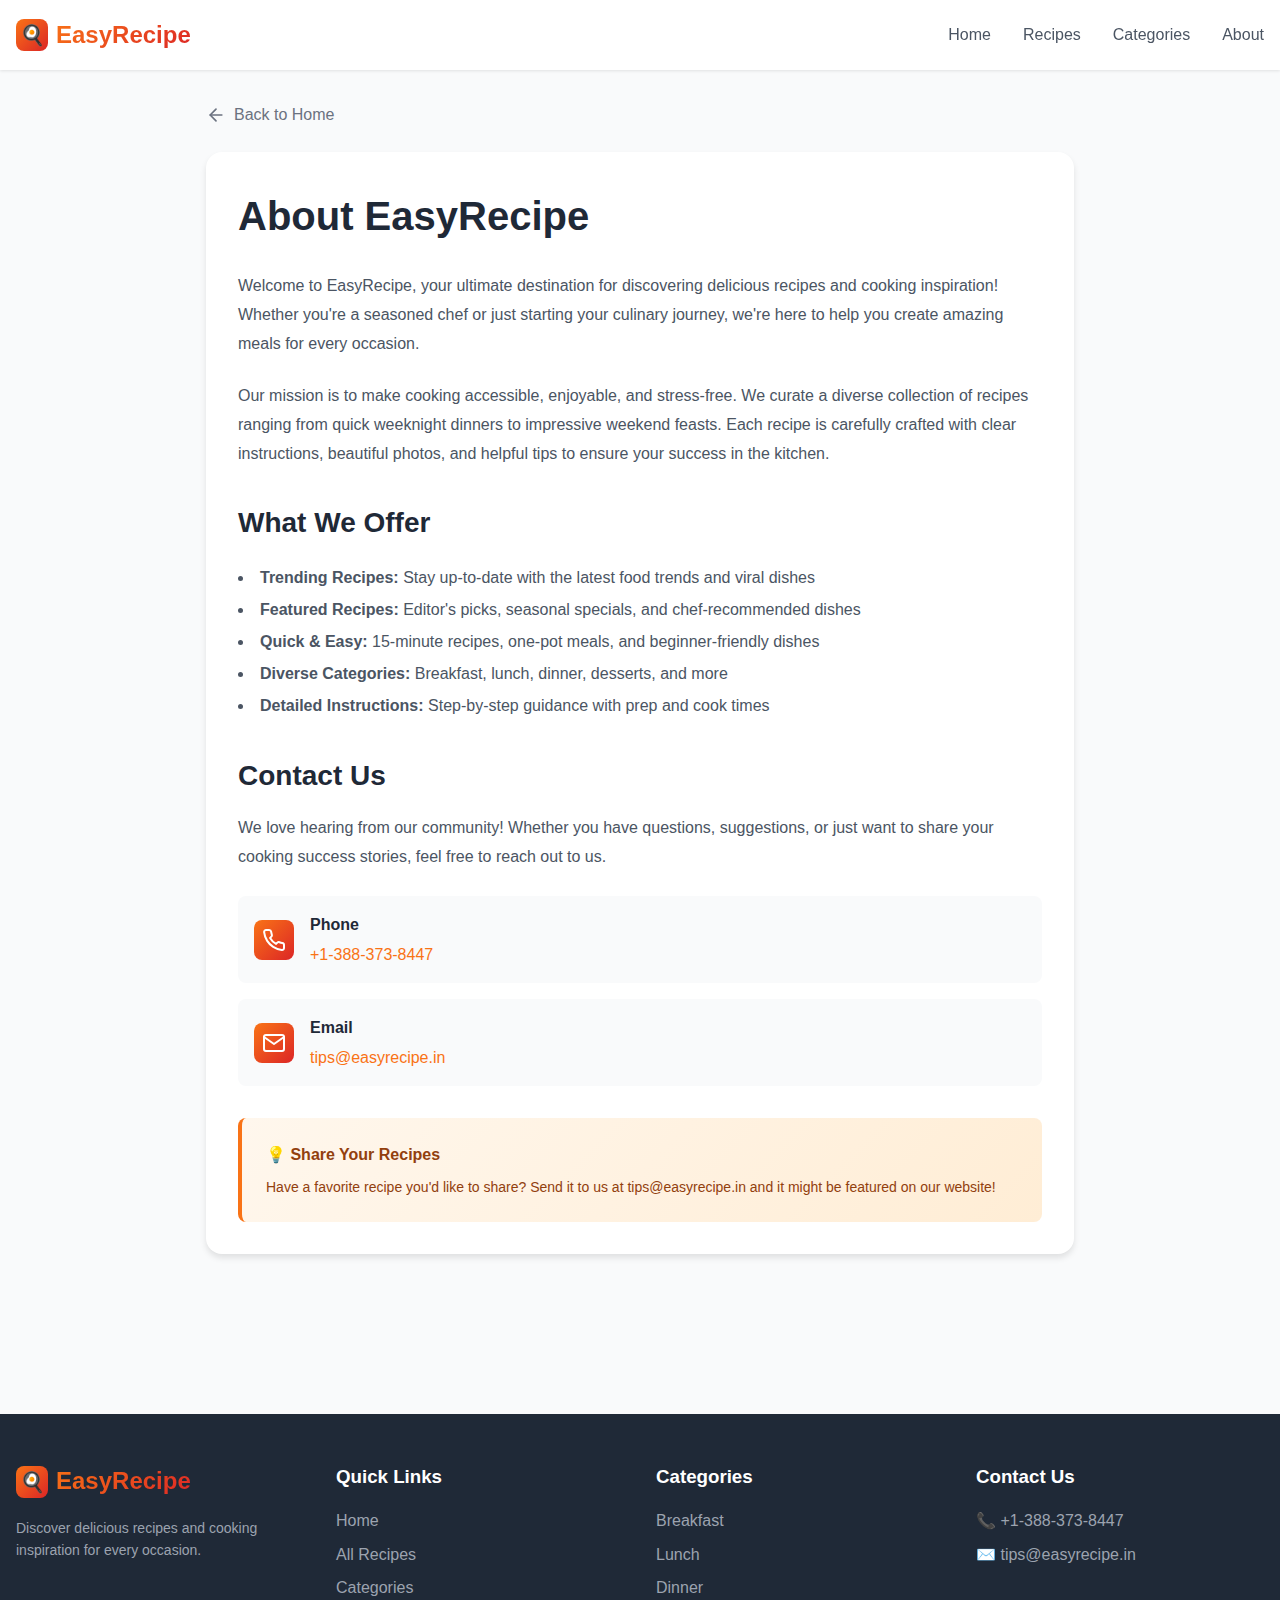
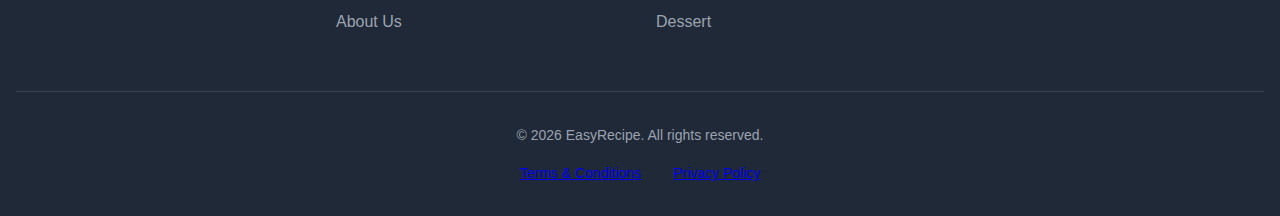
<file: about.html>
<!DOCTYPE html>
<html lang="en">
<head>
  <meta charset="UTF-8">
  <meta name="viewport" content="width=device-width, initial-scale=1.0">
  <title>About & Contact - EasyRecipe</title>
  <link rel="stylesheet" href="styles.css">
</head>
<body>
  <!-- Header -->
  <header>
    <div class="container">
      <div class="header-content">
        <a href="index.html" class="logo">
          <div class="logo-icon">🍳</div>
          <span class="logo-text">EasyRecipe</span>
        </a>
        <nav>
          <ul>
            <li><a href="index.html">Home</a></li>
            <li><a href="all-recipes.html">Recipes</a></li>
            <li><a href="categories.html">Categories</a></li>
            <li><a href="about.html">About</a></li>
          </ul>
        </nav>
        <button class="mobile-menu-btn">☰</button>
      </div>
    </div>
  </header>

  <div class="container" style="padding-top: 2rem; padding-bottom: 4rem; max-width: 900px;">
    <a href="index.html" class="back-button">
      <svg xmlns="http://www.w3.org/2000/svg" width="20" height="20" viewBox="0 0 24 24" fill="none" stroke="currentColor" stroke-width="2" stroke-linecap="round" stroke-linejoin="round"><line x1="19" y1="12" x2="5" y2="12"></line><polyline points="12 19 5 12 12 5"></polyline></svg>
      Back to Home
    </a>

    <div class="contact-info">
      <h1 style="font-size: 2.5rem; font-weight: bold; margin-bottom: 1.5rem; color: #1f2937;">About EasyRecipe</h1>
      
      <p style="color: #4b5563; line-height: 1.8; margin-bottom: 1.5rem;">
        Welcome to EasyRecipe, your ultimate destination for discovering delicious recipes and cooking inspiration! 
        Whether you're a seasoned chef or just starting your culinary journey, we're here to help you create amazing 
        meals for every occasion.
      </p>
      
      <p style="color: #4b5563; line-height: 1.8; margin-bottom: 1.5rem;">
        Our mission is to make cooking accessible, enjoyable, and stress-free. We curate a diverse collection of 
        recipes ranging from quick weeknight dinners to impressive weekend feasts. Each recipe is carefully crafted 
        with clear instructions, beautiful photos, and helpful tips to ensure your success in the kitchen.
      </p>

      <h2 style="font-size: 1.75rem; font-weight: bold; margin-top: 2rem; margin-bottom: 1rem; color: #1f2937;">What We Offer</h2>
      
      <ul style="color: #4b5563; line-height: 2; margin-bottom: 1.5rem; list-style-position: inside;">
        <li><strong>Trending Recipes:</strong> Stay up-to-date with the latest food trends and viral dishes</li>
        <li><strong>Featured Recipes:</strong> Editor's picks, seasonal specials, and chef-recommended dishes</li>
        <li><strong>Quick & Easy:</strong> 15-minute recipes, one-pot meals, and beginner-friendly dishes</li>
        <li><strong>Diverse Categories:</strong> Breakfast, lunch, dinner, desserts, and more</li>
        <li><strong>Detailed Instructions:</strong> Step-by-step guidance with prep and cook times</li>
      </ul>

      <h2 style="font-size: 1.75rem; font-weight: bold; margin-top: 2rem; margin-bottom: 1rem; color: #1f2937;">Contact Us</h2>
      
      <p style="color: #4b5563; line-height: 1.8; margin-bottom: 1.5rem;">
        We love hearing from our community! Whether you have questions, suggestions, or just want to share your 
        cooking success stories, feel free to reach out to us.
      </p>

      <div class="contact-item">
        <div class="contact-icon">
          <svg xmlns="http://www.w3.org/2000/svg" width="24" height="24" viewBox="0 0 24 24" fill="none" stroke="currentColor" stroke-width="2" stroke-linecap="round" stroke-linejoin="round"><path d="M22 16.92v3a2 2 0 0 1-2.18 2 19.79 19.79 0 0 1-8.63-3.07 19.5 19.5 0 0 1-6-6 19.79 19.79 0 0 1-3.07-8.67A2 2 0 0 1 4.11 2h3a2 2 0 0 1 2 1.72 12.84 12.84 0 0 0 .7 2.81 2 2 0 0 1-.45 2.11L8.09 9.91a16 16 0 0 0 6 6l1.27-1.27a2 2 0 0 1 2.11-.45 12.84 12.84 0 0 0 2.81.7A2 2 0 0 1 22 16.92z"></path></svg>
        </div>
        <div>
          <p style="font-weight: 600; color: #1f2937; margin-bottom: 0.25rem;">Phone</p>
          <p style="color: #6b7280;"><a href="tel:+13883738447" style="color: #f97316; text-decoration: none;">+1-388-373-8447</a></p>
        </div>
      </div>

      <div class="contact-item">
        <div class="contact-icon">
          <svg xmlns="http://www.w3.org/2000/svg" width="24" height="24" viewBox="0 0 24 24" fill="none" stroke="currentColor" stroke-width="2" stroke-linecap="round" stroke-linejoin="round"><path d="M4 4h16c1.1 0 2 .9 2 2v12c0 1.1-.9 2-2 2H4c-1.1 0-2-.9-2-2V6c0-1.1.9-2 2-2z"></path><polyline points="22,6 12,13 2,6"></polyline></svg>
        </div>
        <div>
          <p style="font-weight: 600; color: #1f2937; margin-bottom: 0.25rem;">Email</p>
          <p style="color: #6b7280;"><a href="mailto:tips@easyrecipe.in" style="color: #f97316; text-decoration: none;">tips@easyrecipe.in</a></p>
        </div>
      </div>

      <div style="margin-top: 2rem; padding: 1.5rem; background: linear-gradient(135deg, #fff7ed, #ffedd5); border-radius: 0.5rem; border-left: 4px solid #f97316;">
        <p style="color: #92400e; font-weight: 600; margin-bottom: 0.5rem;">💡 Share Your Recipes</p>
        <p style="color: #92400e; font-size: 0.875rem;">
          Have a favorite recipe you'd like to share? Send it to us at tips@easyrecipe.in and it might be featured 
          on our website!
        </p>
      </div>
    </div>
  </div>

  <!-- Footer -->
  <footer>
    <div class="container">
      <div class="footer-content">
        <div class="footer-section">
          <div class="logo">
            <div class="logo-icon">🍳</div>
            <span class="logo-text">EasyRecipe</span>
          </div>
          <p style="color: #9ca3af; margin-top: 1rem; font-size: 0.875rem;">
            Discover delicious recipes and cooking inspiration for every occasion.
          </p>
        </div>

        <div class="footer-section">
          <h3>Quick Links</h3>
          <ul>
            <li><a href="index.html">Home</a></li>
            <li><a href="all-recipes.html">All Recipes</a></li>
            <li><a href="categories.html">Categories</a></li>
            <li><a href="about.html">About Us</a></li>
          </ul>
        </div>

        <div class="footer-section">
          <h3>Categories</h3>
          <ul>
            <li><a href="all-recipes.html?category=Breakfast">Breakfast</a></li>
            <li><a href="all-recipes.html?category=Lunch">Lunch</a></li>
            <li><a href="all-recipes.html?category=Dinner">Dinner</a></li>
            <li><a href="all-recipes.html?category=Dessert">Dessert</a></li>
          </ul>
        </div>

        <div class="footer-section">
          <h3>Contact Us</h3>
          <p style="color: #9ca3af; margin-bottom: 0.5rem;">
            📞 +1-388-373-8447
          </p>
          <p style="color: #9ca3af;">
            ✉️ <a href="mailto:tips@easyrecipe.in">tips@easyrecipe.in</a>
          </p>
        </div>
      </div>

      <div class="footer-bottom">
        <p>&copy; 2026 EasyRecipe. All rights reserved.</p>
        <div class="footer-links">
          <a href="terms.html">Terms & Conditions</a>
          <a href="privacy.html">Privacy Policy</a>
        </div>
      </div>
    </div>
  </footer>

  <script src="recipes-data.js"></script>
  <script src="script.js"></script>
</body>
</html>
</file>
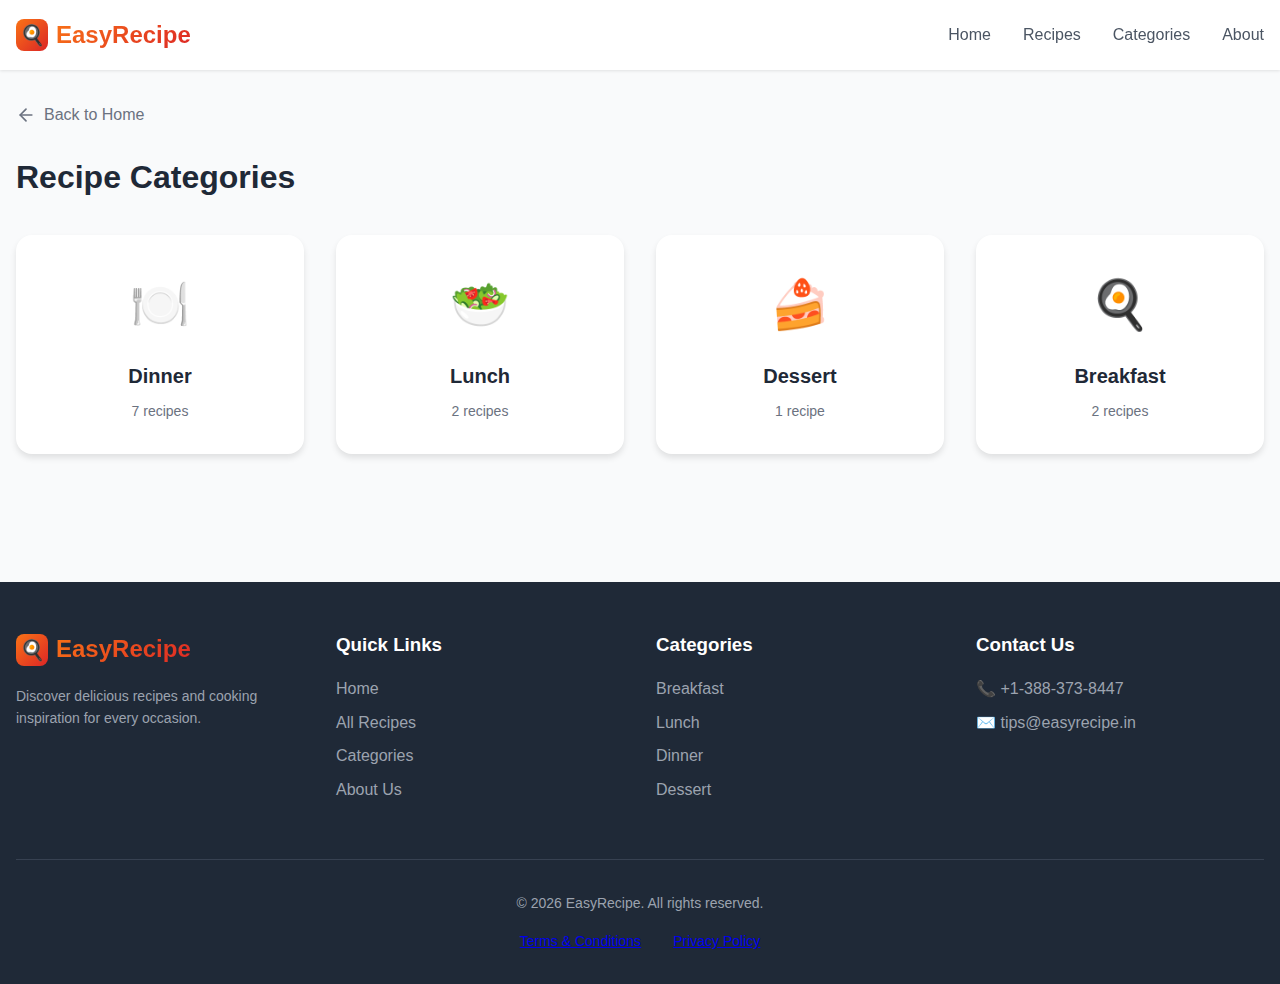
<file: categories.html>
<!DOCTYPE html>
<html lang="en">
<head>
  <meta charset="UTF-8">
  <meta name="viewport" content="width=device-width, initial-scale=1.0">
  <title>Categories - EasyRecipe</title>
  <link rel="stylesheet" href="styles.css">
</head>
<body>
  <!-- Header -->
  <header>
    <div class="container">
      <div class="header-content">
        <a href="index.html" class="logo">
          <div class="logo-icon">🍳</div>
          <span class="logo-text">EasyRecipe</span>
        </a>
        <nav>
          <ul>
            <li><a href="index.html">Home</a></li>
            <li><a href="all-recipes.html">Recipes</a></li>
            <li><a href="categories.html">Categories</a></li>
            <li><a href="about.html">About</a></li>
          </ul>
        </nav>
        <button class="mobile-menu-btn">☰</button>
      </div>
    </div>
  </header>

  <div class="container" style="padding-top: 2rem; padding-bottom: 4rem;">
    <a href="index.html" class="back-button">
      <svg xmlns="http://www.w3.org/2000/svg" width="20" height="20" viewBox="0 0 24 24" fill="none" stroke="currentColor" stroke-width="2" stroke-linecap="round" stroke-linejoin="round"><line x1="19" y1="12" x2="5" y2="12"></line><polyline points="12 19 5 12 12 5"></polyline></svg>
      Back to Home
    </a>

    <div class="section-header">
      <h2>Recipe Categories</h2>
    </div>

    <div id="categoriesGrid" class="categories-grid"></div>
  </div>

  <!-- Footer -->
  <footer>
    <div class="container">
      <div class="footer-content">
        <div class="footer-section">
          <div class="logo">
            <div class="logo-icon">🍳</div>
            <span class="logo-text">EasyRecipe</span>
          </div>
          <p style="color: #9ca3af; margin-top: 1rem; font-size: 0.875rem;">
            Discover delicious recipes and cooking inspiration for every occasion.
          </p>
        </div>

        <div class="footer-section">
          <h3>Quick Links</h3>
          <ul>
            <li><a href="index.html">Home</a></li>
            <li><a href="all-recipes.html">All Recipes</a></li>
            <li><a href="categories.html">Categories</a></li>
            <li><a href="about.html">About Us</a></li>
          </ul>
        </div>

        <div class="footer-section">
          <h3>Categories</h3>
          <ul>
            <li><a href="all-recipes.html?category=Breakfast">Breakfast</a></li>
            <li><a href="all-recipes.html?category=Lunch">Lunch</a></li>
            <li><a href="all-recipes.html?category=Dinner">Dinner</a></li>
            <li><a href="all-recipes.html?category=Dessert">Dessert</a></li>
          </ul>
        </div>

        <div class="footer-section">
          <h3>Contact Us</h3>
          <p style="color: #9ca3af; margin-bottom: 0.5rem;">
            📞 +1-388-373-8447
          </p>
          <p style="color: #9ca3af;">
            ✉️ <a href="mailto:tips@easyrecipe.in">tips@easyrecipe.in</a>
          </p>
        </div>
      </div>

      <div class="footer-bottom">
        <p>&copy; 2026 EasyRecipe. All rights reserved.</p>
        <div class="footer-links">
          <a href="terms.html">Terms & Conditions</a>
          <a href="privacy.html">Privacy Policy</a>
        </div>
      </div>
    </div>
  </footer>

  <script src="recipes-data.js"></script>
  <script src="script.js"></script>
  <script>
    const categoryIcons = {
      'Breakfast': '🍳',
      'Lunch': '🥗',
      'Dinner': '🍽️',
      'Dessert': '🍰'
    };

    document.addEventListener('DOMContentLoaded', () => {
      const categoriesGrid = document.getElementById('categoriesGrid');
      const categories = getAllCategories();
      
      const html = Object.entries(categories).map(([category, count]) => `
        <a href="all-recipes.html?category=${category}" class="category-card">
          <div class="category-icon">${categoryIcons[category] || '🍴'}</div>
          <h3 class="category-name">${category}</h3>
          <p class="category-count">${count} ${count === 1 ? 'recipe' : 'recipes'}</p>
        </a>
      `).join('');
      
      categoriesGrid.innerHTML = html;
    });
  </script>
</body>
</html>
</file>
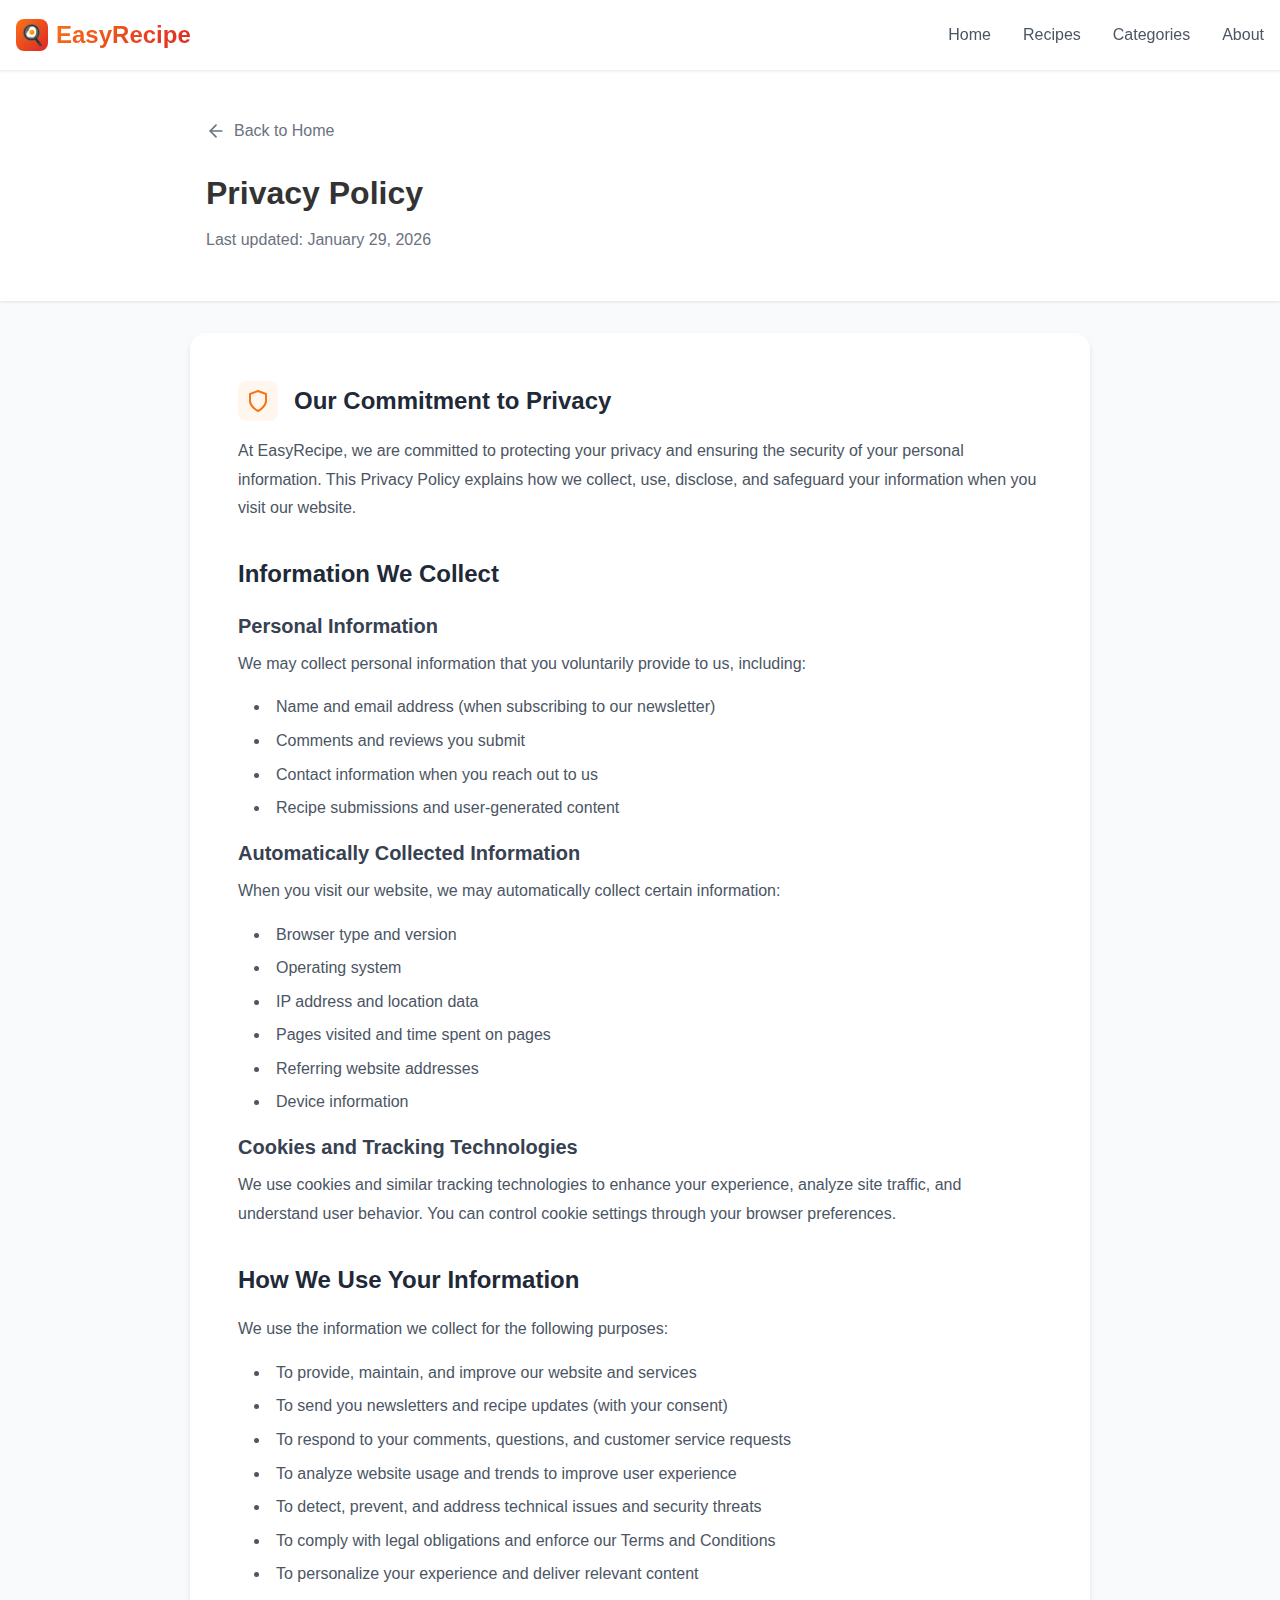
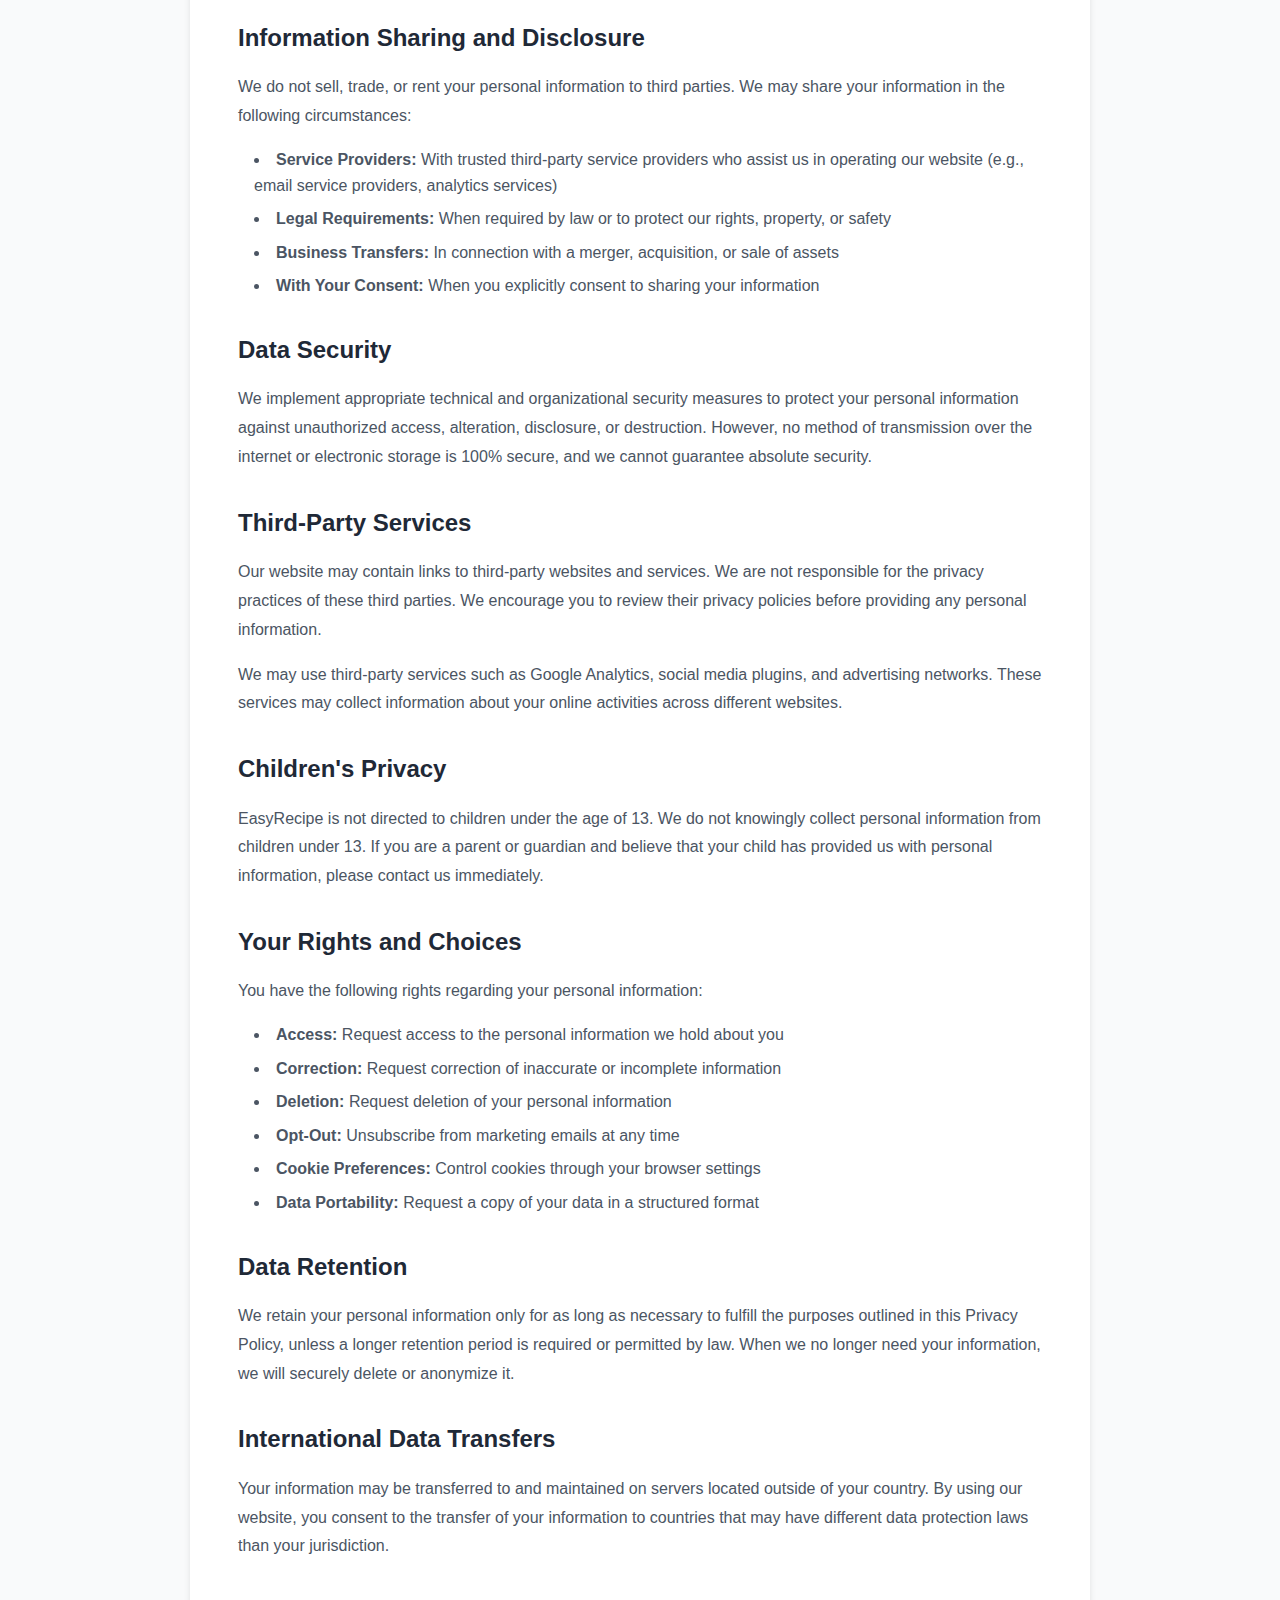
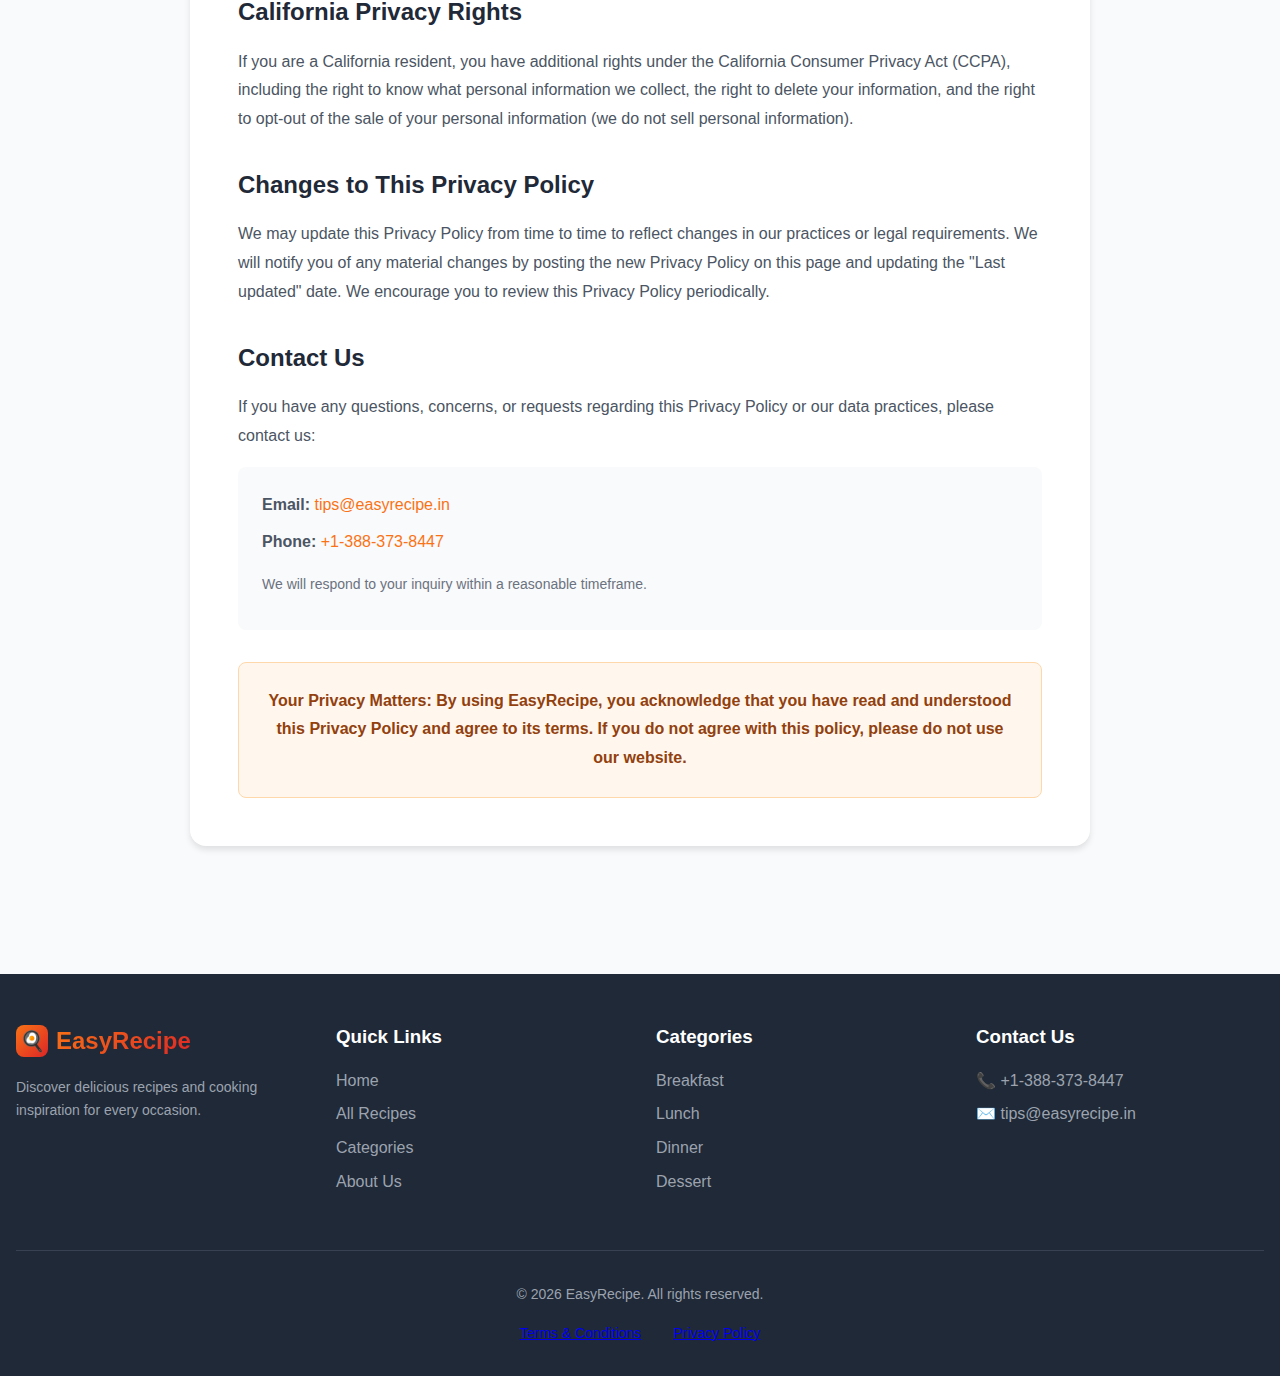
<file: privacy.html>
<!DOCTYPE html>
<html lang="en">
<head>
  <meta charset="UTF-8">
  <meta name="viewport" content="width=device-width, initial-scale=1.0">
  <title>Privacy Policy - EasyRecipe</title>
  <link rel="stylesheet" href="styles.css">
</head>
<body>
  <!-- Header -->
  <header>
    <div class="container">
      <div class="header-content">
        <a href="index.html" class="logo">
          <div class="logo-icon">🍳</div>
          <span class="logo-text">EasyRecipe</span>
        </a>
        <nav>
          <ul>
            <li><a href="index.html">Home</a></li>
            <li><a href="all-recipes.html">Recipes</a></li>
            <li><a href="categories.html">Categories</a></li>
            <li><a href="about.html">About</a></li>
          </ul>
        </nav>
        <button class="mobile-menu-btn">☰</button>
      </div>
    </div>
  </header>

  <div class="legal-header">
    <div class="legal-header-content">
      <a href="index.html" class="back-button">
        <svg xmlns="http://www.w3.org/2000/svg" width="20" height="20" viewBox="0 0 24 24" fill="none" stroke="currentColor" stroke-width="2" stroke-linecap="round" stroke-linejoin="round"><line x1="19" y1="12" x2="5" y2="12"></line><polyline points="12 19 5 12 12 5"></polyline></svg>
        Back to Home
      </a>
      <h1>Privacy Policy</h1>
      <p class="legal-date">Last updated: January 29, 2026</p>
    </div>
  </div>

  <div class="container" style="padding-bottom: 4rem;">
    <div class="legal-page">
      <div class="icon-section">
        <div class="section-icon-box">
          <svg xmlns="http://www.w3.org/2000/svg" width="24" height="24" viewBox="0 0 24 24" fill="none" stroke="currentColor" stroke-width="2" stroke-linecap="round" stroke-linejoin="round"><path d="M12 22s8-4 8-10V5l-8-3-8 3v7c0 6 8 10 8 10z"></path></svg>
        </div>
        <div>
          <h2 style="margin: 0;">Our Commitment to Privacy</h2>
        </div>
      </div>
      <p>
        At EasyRecipe, we are committed to protecting your privacy and ensuring the security of your 
        personal information. This Privacy Policy explains how we collect, use, disclose, and safeguard 
        your information when you visit our website.
      </p>

      <h2>Information We Collect</h2>
      
      <h3>Personal Information</h3>
      <p>We may collect personal information that you voluntarily provide to us, including:</p>
      <ul>
        <li>Name and email address (when subscribing to our newsletter)</li>
        <li>Comments and reviews you submit</li>
        <li>Contact information when you reach out to us</li>
        <li>Recipe submissions and user-generated content</li>
      </ul>

      <h3>Automatically Collected Information</h3>
      <p>When you visit our website, we may automatically collect certain information:</p>
      <ul>
        <li>Browser type and version</li>
        <li>Operating system</li>
        <li>IP address and location data</li>
        <li>Pages visited and time spent on pages</li>
        <li>Referring website addresses</li>
        <li>Device information</li>
      </ul>

      <h3>Cookies and Tracking Technologies</h3>
      <p>
        We use cookies and similar tracking technologies to enhance your experience, analyze site 
        traffic, and understand user behavior. You can control cookie settings through your browser 
        preferences.
      </p>

      <h2>How We Use Your Information</h2>
      <p>We use the information we collect for the following purposes:</p>
      <ul>
        <li>To provide, maintain, and improve our website and services</li>
        <li>To send you newsletters and recipe updates (with your consent)</li>
        <li>To respond to your comments, questions, and customer service requests</li>
        <li>To analyze website usage and trends to improve user experience</li>
        <li>To detect, prevent, and address technical issues and security threats</li>
        <li>To comply with legal obligations and enforce our Terms and Conditions</li>
        <li>To personalize your experience and deliver relevant content</li>
      </ul>

      <h2>Information Sharing and Disclosure</h2>
      <p>
        We do not sell, trade, or rent your personal information to third parties. We may share your 
        information in the following circumstances:
      </p>
      <ul>
        <li>
          <strong>Service Providers:</strong> With trusted third-party service providers who assist us in 
          operating our website (e.g., email service providers, analytics services)
        </li>
        <li>
          <strong>Legal Requirements:</strong> When required by law or to protect our rights, property, 
          or safety
        </li>
        <li>
          <strong>Business Transfers:</strong> In connection with a merger, acquisition, or sale of assets
        </li>
        <li>
          <strong>With Your Consent:</strong> When you explicitly consent to sharing your information
        </li>
      </ul>

      <h2>Data Security</h2>
      <p>
        We implement appropriate technical and organizational security measures to protect your personal 
        information against unauthorized access, alteration, disclosure, or destruction. However, no 
        method of transmission over the internet or electronic storage is 100% secure, and we cannot 
        guarantee absolute security.
      </p>

      <h2>Third-Party Services</h2>
      <p>
        Our website may contain links to third-party websites and services. We are not responsible for 
        the privacy practices of these third parties. We encourage you to review their privacy policies 
        before providing any personal information.
      </p>
      <p>
        We may use third-party services such as Google Analytics, social media plugins, and advertising 
        networks. These services may collect information about your online activities across different 
        websites.
      </p>

      <h2>Children's Privacy</h2>
      <p>
        EasyRecipe is not directed to children under the age of 13. We do not knowingly collect personal 
        information from children under 13. If you are a parent or guardian and believe that your child 
        has provided us with personal information, please contact us immediately.
      </p>

      <h2>Your Rights and Choices</h2>
      <p>You have the following rights regarding your personal information:</p>
      <ul>
        <li><strong>Access:</strong> Request access to the personal information we hold about you</li>
        <li><strong>Correction:</strong> Request correction of inaccurate or incomplete information</li>
        <li><strong>Deletion:</strong> Request deletion of your personal information</li>
        <li><strong>Opt-Out:</strong> Unsubscribe from marketing emails at any time</li>
        <li><strong>Cookie Preferences:</strong> Control cookies through your browser settings</li>
        <li><strong>Data Portability:</strong> Request a copy of your data in a structured format</li>
      </ul>

      <h2>Data Retention</h2>
      <p>
        We retain your personal information only for as long as necessary to fulfill the purposes outlined 
        in this Privacy Policy, unless a longer retention period is required or permitted by law. When we 
        no longer need your information, we will securely delete or anonymize it.
      </p>

      <h2>International Data Transfers</h2>
      <p>
        Your information may be transferred to and maintained on servers located outside of your country. 
        By using our website, you consent to the transfer of your information to countries that may have 
        different data protection laws than your jurisdiction.
      </p>

      <h2>California Privacy Rights</h2>
      <p>
        If you are a California resident, you have additional rights under the California Consumer Privacy 
        Act (CCPA), including the right to know what personal information we collect, the right to delete 
        your information, and the right to opt-out of the sale of your personal information (we do not 
        sell personal information).
      </p>

      <h2>Changes to This Privacy Policy</h2>
      <p>
        We may update this Privacy Policy from time to time to reflect changes in our practices or legal 
        requirements. We will notify you of any material changes by posting the new Privacy Policy on this 
        page and updating the "Last updated" date. We encourage you to review this Privacy Policy 
        periodically.
      </p>

      <h2>Contact Us</h2>
      <p>
        If you have any questions, concerns, or requests regarding this Privacy Policy or our data 
        practices, please contact us:
      </p>
      <div class="contact-box">
        <p><strong>Email:</strong> <a href="mailto:tips@easyrecipe.in">tips@easyrecipe.in</a></p>
        <p><strong>Phone:</strong> <a href="tel:+13883738447">+1-388-373-8447</a></p>
        <p style="margin-top: 1rem; font-size: 0.875rem; color: #6b7280;">
          We will respond to your inquiry within a reasonable timeframe.
        </p>
      </div>

      <div style="margin-top: 2rem; padding: 1.5rem; background: #fff7ed; border: 1px solid #fed7aa; border-radius: 0.5rem;">
        <p style="font-weight: 600; color: #92400e; text-align: center; margin: 0;">
          <strong>Your Privacy Matters:</strong> By using EasyRecipe, you acknowledge that you have read 
          and understood this Privacy Policy and agree to its terms. If you do not agree with this policy, 
          please do not use our website.
        </p>
      </div>
    </div>
  </div>

  <!-- Footer -->
  <footer>
    <div class="container">
      <div class="footer-content">
        <div class="footer-section">
          <div class="logo">
            <div class="logo-icon">🍳</div>
            <span class="logo-text">EasyRecipe</span>
          </div>
          <p style="color: #9ca3af; margin-top: 1rem; font-size: 0.875rem;">
            Discover delicious recipes and cooking inspiration for every occasion.
          </p>
        </div>

        <div class="footer-section">
          <h3>Quick Links</h3>
          <ul>
            <li><a href="index.html">Home</a></li>
            <li><a href="all-recipes.html">All Recipes</a></li>
            <li><a href="categories.html">Categories</a></li>
            <li><a href="about.html">About Us</a></li>
          </ul>
        </div>

        <div class="footer-section">
          <h3>Categories</h3>
          <ul>
            <li><a href="all-recipes.html?category=Breakfast">Breakfast</a></li>
            <li><a href="all-recipes.html?category=Lunch">Lunch</a></li>
            <li><a href="all-recipes.html?category=Dinner">Dinner</a></li>
            <li><a href="all-recipes.html?category=Dessert">Dessert</a></li>
          </ul>
        </div>

        <div class="footer-section">
          <h3>Contact Us</h3>
          <p style="color: #9ca3af; margin-bottom: 0.5rem;">
            📞 +1-388-373-8447
          </p>
          <p style="color: #9ca3af;">
            ✉️ <a href="mailto:tips@easyrecipe.in">tips@easyrecipe.in</a>
          </p>
        </div>
      </div>

      <div class="footer-bottom">
        <p>&copy; 2026 EasyRecipe. All rights reserved.</p>
        <div class="footer-links">
          <a href="terms.html">Terms & Conditions</a>
          <a href="privacy.html">Privacy Policy</a>
        </div>
      </div>
    </div>
  </footer>

  <script src="recipes-data.js"></script>
  <script src="script.js"></script>
</body>
</html>
</file>
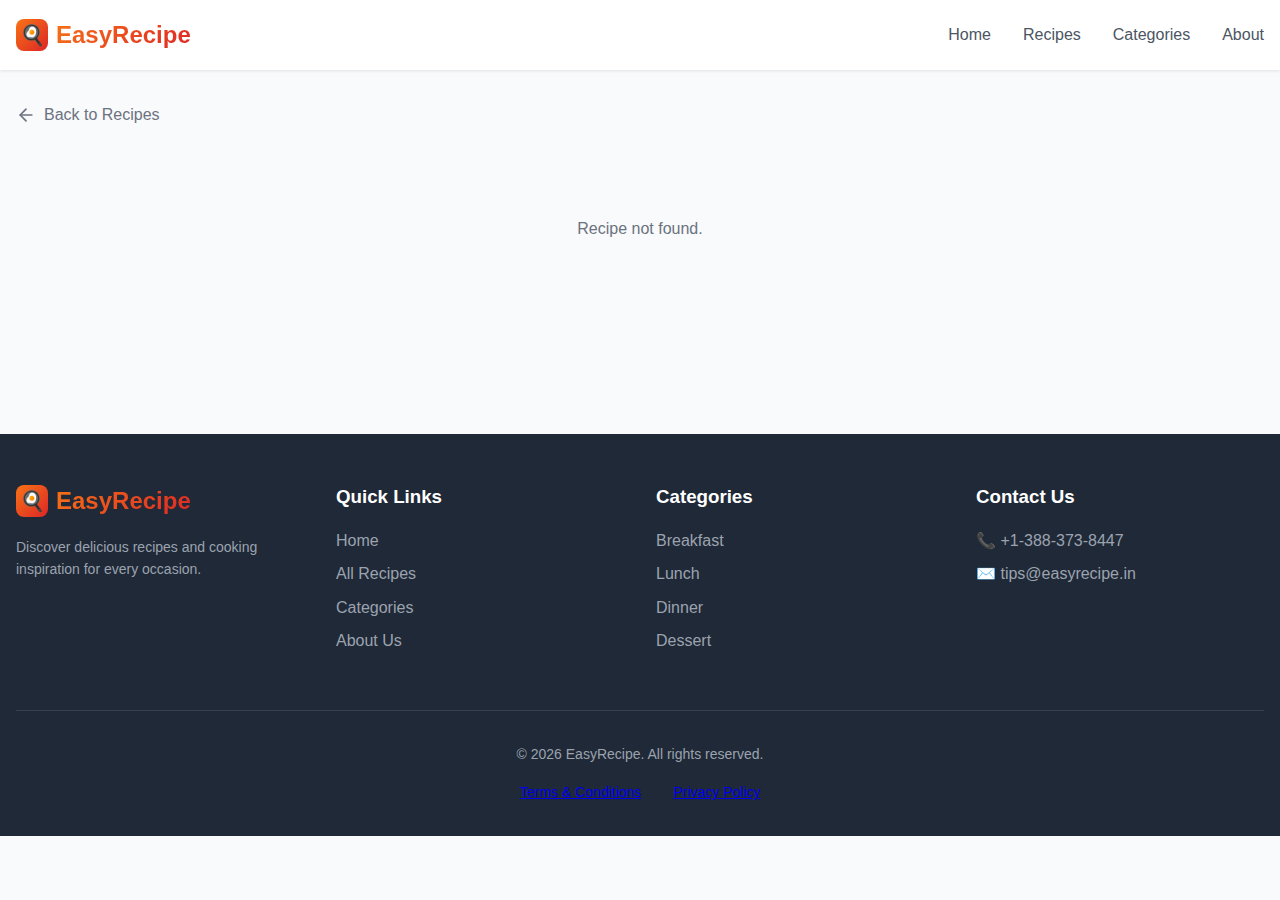
<file: recipe-detail.html>
<!DOCTYPE html>
<html lang="en">
<head>
  <meta charset="UTF-8">
  <meta name="viewport" content="width=device-width, initial-scale=1.0">
  <title>Recipe Detail - EasyRecipe</title>
  <link rel="stylesheet" href="styles.css">
</head>
<body>
  <!-- Header -->
  <header>
    <div class="container">
      <div class="header-content">
        <a href="index.html" class="logo">
          <div class="logo-icon">🍳</div>
          <span class="logo-text">EasyRecipe</span>
        </a>
        <nav>
          <ul>
            <li><a href="index.html">Home</a></li>
            <li><a href="all-recipes.html">Recipes</a></li>
            <li><a href="categories.html">Categories</a></li>
            <li><a href="about.html">About</a></li>
          </ul>
        </nav>
        <button class="mobile-menu-btn">☰</button>
      </div>
    </div>
  </header>

  <div class="container" style="padding-top: 2rem; padding-bottom: 4rem;">
    <a href="index.html" class="back-button">
      <svg xmlns="http://www.w3.org/2000/svg" width="20" height="20" viewBox="0 0 24 24" fill="none" stroke="currentColor" stroke-width="2" stroke-linecap="round" stroke-linejoin="round"><line x1="19" y1="12" x2="5" y2="12"></line><polyline points="12 19 5 12 12 5"></polyline></svg>
      Back to Recipes
    </a>

    <div id="recipeContent"></div>
  </div>

  <!-- Footer -->
  <footer>
    <div class="container">
      <div class="footer-content">
        <div class="footer-section">
          <div class="logo">
            <div class="logo-icon">🍳</div>
            <span class="logo-text">EasyRecipe</span>
          </div>
          <p style="color: #9ca3af; margin-top: 1rem; font-size: 0.875rem;">
            Discover delicious recipes and cooking inspiration for every occasion.
          </p>
        </div>

        <div class="footer-section">
          <h3>Quick Links</h3>
          <ul>
            <li><a href="index.html">Home</a></li>
            <li><a href="all-recipes.html">All Recipes</a></li>
            <li><a href="categories.html">Categories</a></li>
            <li><a href="about.html">About Us</a></li>
          </ul>
        </div>

        <div class="footer-section">
          <h3>Categories</h3>
          <ul>
            <li><a href="all-recipes.html?category=Breakfast">Breakfast</a></li>
            <li><a href="all-recipes.html?category=Lunch">Lunch</a></li>
            <li><a href="all-recipes.html?category=Dinner">Dinner</a></li>
            <li><a href="all-recipes.html?category=Dessert">Dessert</a></li>
          </ul>
        </div>

        <div class="footer-section">
          <h3>Contact Us</h3>
          <p style="color: #9ca3af; margin-bottom: 0.5rem;">
            📞 +1-388-373-8447
          </p>
          <p style="color: #9ca3af;">
            ✉️ <a href="mailto:tips@easyrecipe.in">tips@easyrecipe.in</a>
          </p>
        </div>
      </div>

      <div class="footer-bottom">
        <p>&copy; 2026 EasyRecipe. All rights reserved.</p>
        <div class="footer-links">
          <a href="terms.html">Terms & Conditions</a>
          <a href="privacy.html">Privacy Policy</a>
        </div>
      </div>
    </div>
  </footer>

  <script src="recipes-data.js"></script>
  <script src="script.js"></script>
  <script>
    document.addEventListener('DOMContentLoaded', () => {
      const recipeId = getUrlParameter('id');
      const recipe = getRecipeById(recipeId);
      const container = document.getElementById('recipeContent');

      if (recipe) {
        const difficultyClass = `badge-${recipe.difficulty.toLowerCase()}`;
        
        container.innerHTML = `
          <div class="recipe-detail">
            <div class="recipe-detail-header">
              <img src="${recipe.image}" alt="${recipe.title}" class="recipe-detail-image">
              <div class="recipe-detail-overlay">
                <h1 class="recipe-detail-title">${recipe.title}</h1>
                <div class="recipe-detail-meta">
                  <span>⏱️ Prep: ${recipe.prepTime}</span>
                  <span>🍳 Cook: ${recipe.cookTime}</span>
                  <span>👥 Servings: ${recipe.servings}</span>
                  <span class="recipe-card-badge ${difficultyClass}">${recipe.difficulty}</span>
                </div>
              </div>
            </div>
            
            <div class="recipe-detail-content">
              <p class="recipe-detail-description">${recipe.description}</p>
              
              <div class="recipe-section">
                <h3>📋 Ingredients</h3>
                <ul>
                  ${recipe.ingredients.map(ing => `<li>${ing}</li>`).join('')}
                </ul>
              </div>
              
              <div class="recipe-section">
                <h3>👨‍🍳 Instructions</h3>
                <ol>
                  ${recipe.instructions.map(inst => `<li>${inst}</li>`).join('')}
                </ol>
              </div>
              
              <div class="recipe-section">
                <h3>🏷️ Category</h3>
                <p style="color: #4b5563;">${recipe.category}</p>
              </div>
            </div>
          </div>
        `;
        
        document.title = `${recipe.title} - EasyRecipe`;
      } else {
        container.innerHTML = '<p style="text-align: center; color: #6b7280; padding: 4rem 0;">Recipe not found.</p>';
      }
    });
  </script>
</body>
</html>
</file>
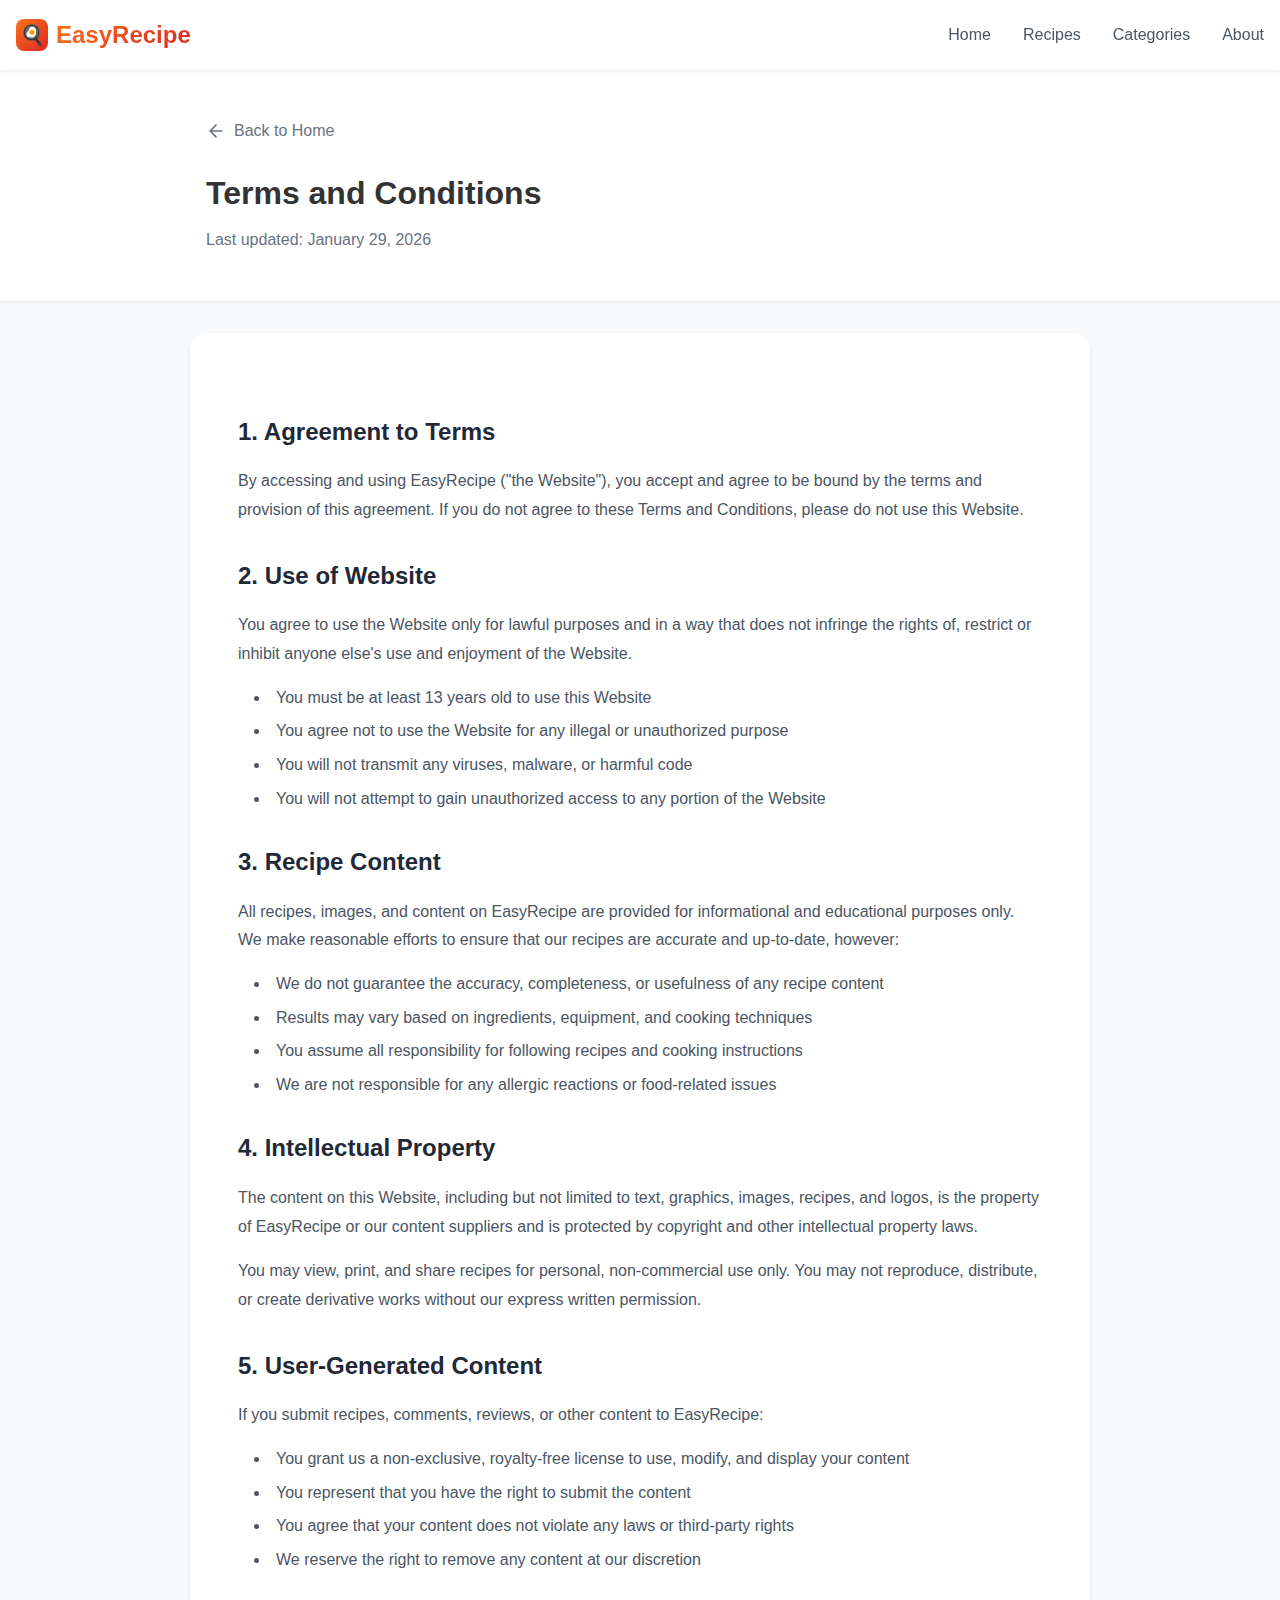
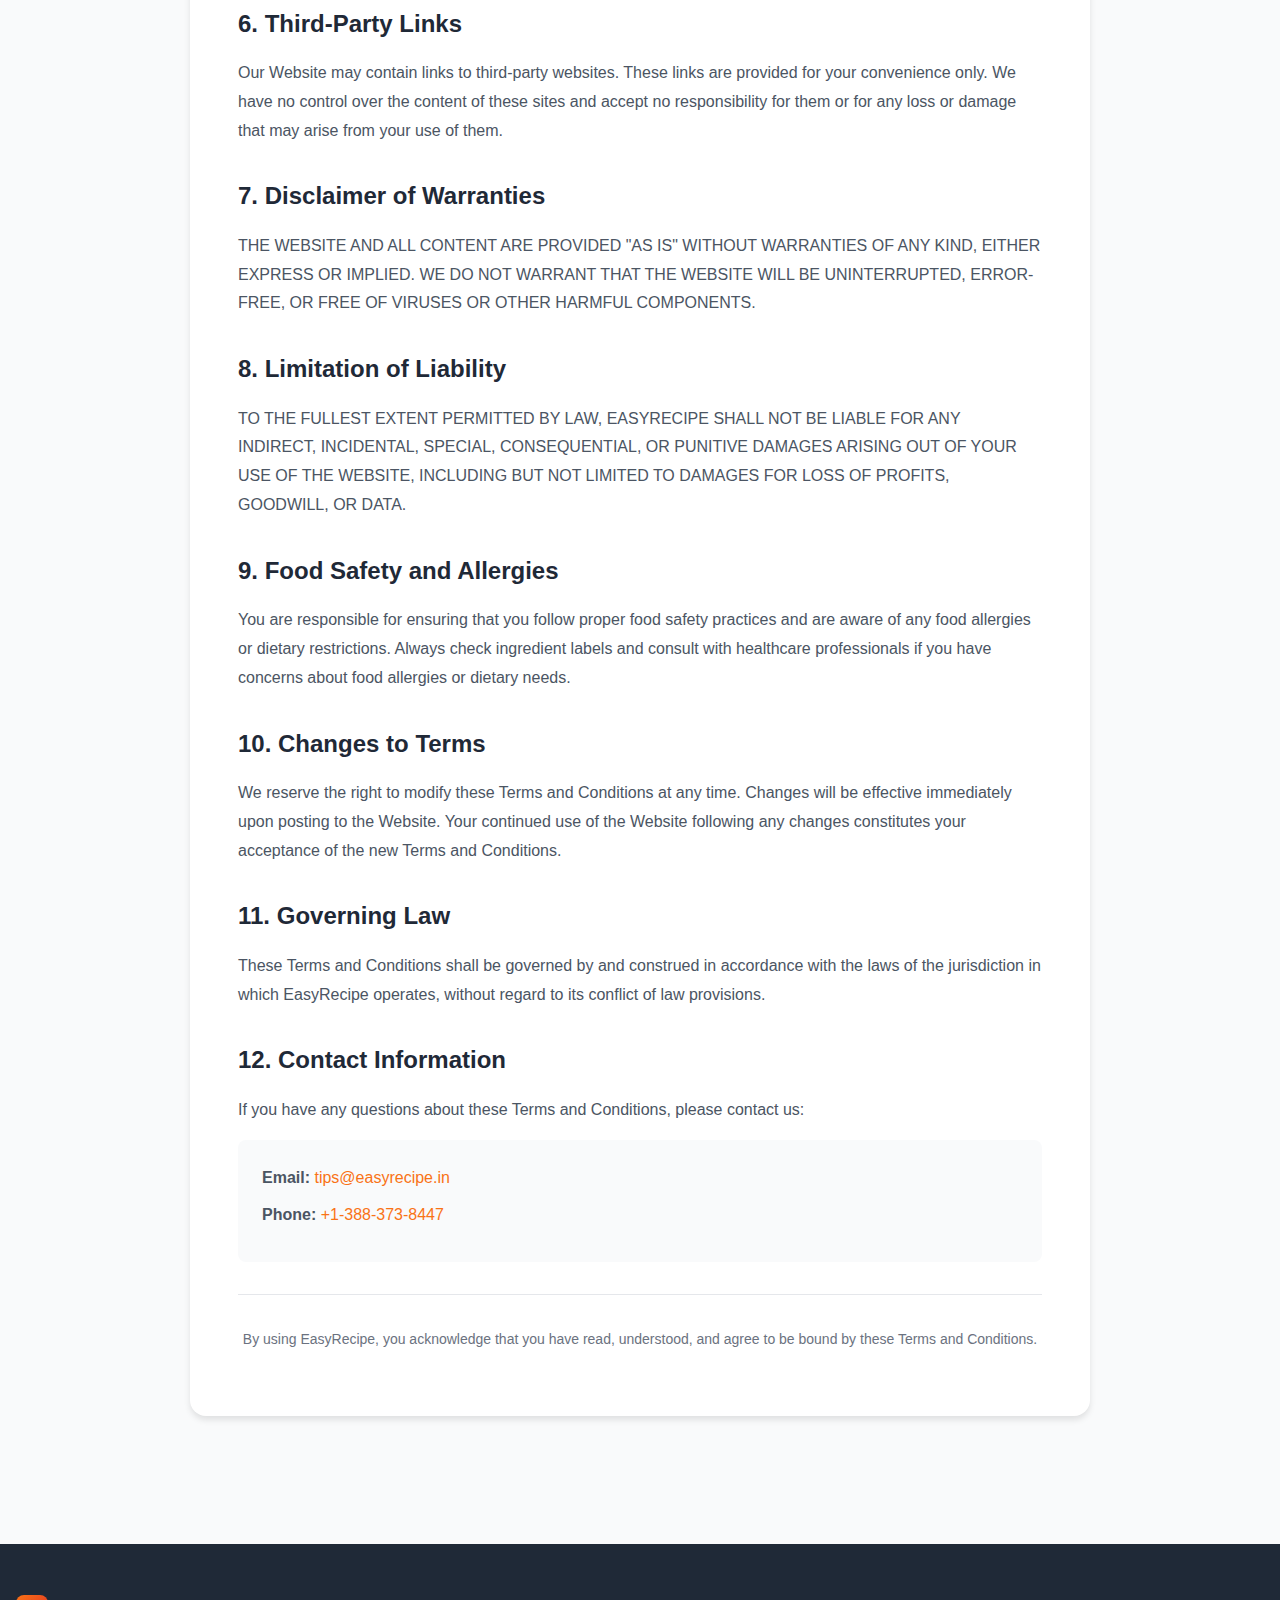
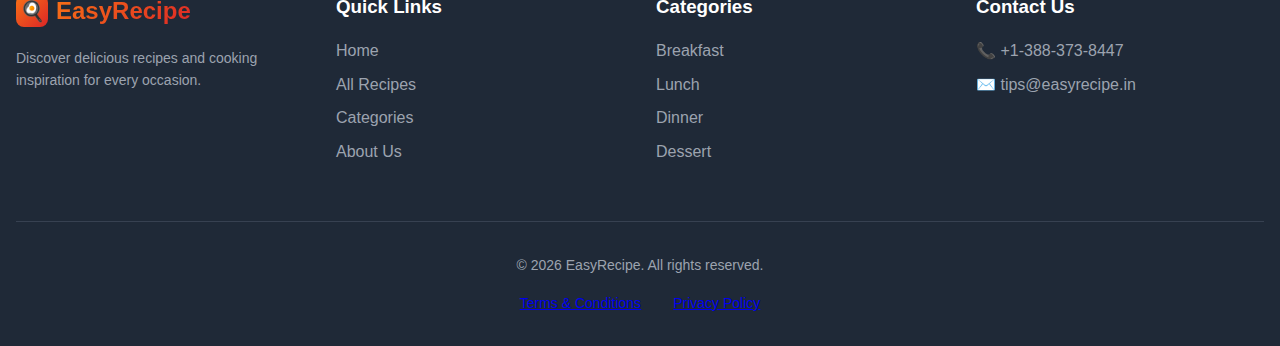
<file: terms.html>
<!DOCTYPE html>
<html lang="en">
<head>
  <meta charset="UTF-8">
  <meta name="viewport" content="width=device-width, initial-scale=1.0">
  <title>Terms & Conditions - EasyRecipe</title>
  <link rel="stylesheet" href="styles.css">
</head>
<body>
  <!-- Header -->
  <header>
    <div class="container">
      <div class="header-content">
        <a href="index.html" class="logo">
          <div class="logo-icon">🍳</div>
          <span class="logo-text">EasyRecipe</span>
        </a>
        <nav>
          <ul>
            <li><a href="index.html">Home</a></li>
            <li><a href="all-recipes.html">Recipes</a></li>
            <li><a href="categories.html">Categories</a></li>
            <li><a href="about.html">About</a></li>
          </ul>
        </nav>
        <button class="mobile-menu-btn">☰</button>
      </div>
    </div>
  </header>

  <div class="legal-header">
    <div class="legal-header-content">
      <a href="index.html" class="back-button">
        <svg xmlns="http://www.w3.org/2000/svg" width="20" height="20" viewBox="0 0 24 24" fill="none" stroke="currentColor" stroke-width="2" stroke-linecap="round" stroke-linejoin="round"><line x1="19" y1="12" x2="5" y2="12"></line><polyline points="12 19 5 12 12 5"></polyline></svg>
        Back to Home
      </a>
      <h1>Terms and Conditions</h1>
      <p class="legal-date">Last updated: January 29, 2026</p>
    </div>
  </div>

  <div class="container" style="padding-bottom: 4rem;">
    <div class="legal-page">
      <h2>1. Agreement to Terms</h2>
      <p>
        By accessing and using EasyRecipe ("the Website"), you accept and agree to be bound by the terms 
        and provision of this agreement. If you do not agree to these Terms and Conditions, please do not 
        use this Website.
      </p>

      <h2>2. Use of Website</h2>
      <p>
        You agree to use the Website only for lawful purposes and in a way that does not infringe the 
        rights of, restrict or inhibit anyone else's use and enjoyment of the Website.
      </p>
      <ul>
        <li>You must be at least 13 years old to use this Website</li>
        <li>You agree not to use the Website for any illegal or unauthorized purpose</li>
        <li>You will not transmit any viruses, malware, or harmful code</li>
        <li>You will not attempt to gain unauthorized access to any portion of the Website</li>
      </ul>

      <h2>3. Recipe Content</h2>
      <p>
        All recipes, images, and content on EasyRecipe are provided for informational and educational 
        purposes only. We make reasonable efforts to ensure that our recipes are accurate and up-to-date, 
        however:
      </p>
      <ul>
        <li>We do not guarantee the accuracy, completeness, or usefulness of any recipe content</li>
        <li>Results may vary based on ingredients, equipment, and cooking techniques</li>
        <li>You assume all responsibility for following recipes and cooking instructions</li>
        <li>We are not responsible for any allergic reactions or food-related issues</li>
      </ul>

      <h2>4. Intellectual Property</h2>
      <p>
        The content on this Website, including but not limited to text, graphics, images, recipes, and 
        logos, is the property of EasyRecipe or our content suppliers and is protected by copyright and 
        other intellectual property laws.
      </p>
      <p>
        You may view, print, and share recipes for personal, non-commercial use only. You may not 
        reproduce, distribute, or create derivative works without our express written permission.
      </p>

      <h2>5. User-Generated Content</h2>
      <p>If you submit recipes, comments, reviews, or other content to EasyRecipe:</p>
      <ul>
        <li>You grant us a non-exclusive, royalty-free license to use, modify, and display your content</li>
        <li>You represent that you have the right to submit the content</li>
        <li>You agree that your content does not violate any laws or third-party rights</li>
        <li>We reserve the right to remove any content at our discretion</li>
      </ul>

      <h2>6. Third-Party Links</h2>
      <p>
        Our Website may contain links to third-party websites. These links are provided for your 
        convenience only. We have no control over the content of these sites and accept no responsibility 
        for them or for any loss or damage that may arise from your use of them.
      </p>

      <h2>7. Disclaimer of Warranties</h2>
      <p>
        THE WEBSITE AND ALL CONTENT ARE PROVIDED "AS IS" WITHOUT WARRANTIES OF ANY KIND, EITHER EXPRESS 
        OR IMPLIED. WE DO NOT WARRANT THAT THE WEBSITE WILL BE UNINTERRUPTED, ERROR-FREE, OR FREE OF 
        VIRUSES OR OTHER HARMFUL COMPONENTS.
      </p>

      <h2>8. Limitation of Liability</h2>
      <p>
        TO THE FULLEST EXTENT PERMITTED BY LAW, EASYRECIPE SHALL NOT BE LIABLE FOR ANY INDIRECT, 
        INCIDENTAL, SPECIAL, CONSEQUENTIAL, OR PUNITIVE DAMAGES ARISING OUT OF YOUR USE OF THE WEBSITE, 
        INCLUDING BUT NOT LIMITED TO DAMAGES FOR LOSS OF PROFITS, GOODWILL, OR DATA.
      </p>

      <h2>9. Food Safety and Allergies</h2>
      <p>
        You are responsible for ensuring that you follow proper food safety practices and are aware of any 
        food allergies or dietary restrictions. Always check ingredient labels and consult with healthcare 
        professionals if you have concerns about food allergies or dietary needs.
      </p>

      <h2>10. Changes to Terms</h2>
      <p>
        We reserve the right to modify these Terms and Conditions at any time. Changes will be effective 
        immediately upon posting to the Website. Your continued use of the Website following any changes 
        constitutes your acceptance of the new Terms and Conditions.
      </p>

      <h2>11. Governing Law</h2>
      <p>
        These Terms and Conditions shall be governed by and construed in accordance with the laws of the 
        jurisdiction in which EasyRecipe operates, without regard to its conflict of law provisions.
      </p>

      <h2>12. Contact Information</h2>
      <p>If you have any questions about these Terms and Conditions, please contact us:</p>
      <div class="contact-box">
        <p><strong>Email:</strong> <a href="mailto:tips@easyrecipe.in">tips@easyrecipe.in</a></p>
        <p><strong>Phone:</strong> <a href="tel:+13883738447">+1-388-373-8447</a></p>
      </div>

      <div style="margin-top: 2rem; padding-top: 2rem; border-top: 1px solid #e5e7eb; text-align: center;">
        <p style="font-size: 0.875rem; color: #6b7280;">
          By using EasyRecipe, you acknowledge that you have read, understood, and agree to be bound by 
          these Terms and Conditions.
        </p>
      </div>
    </div>
  </div>

  <!-- Footer -->
  <footer>
    <div class="container">
      <div class="footer-content">
        <div class="footer-section">
          <div class="logo">
            <div class="logo-icon">🍳</div>
            <span class="logo-text">EasyRecipe</span>
          </div>
          <p style="color: #9ca3af; margin-top: 1rem; font-size: 0.875rem;">
            Discover delicious recipes and cooking inspiration for every occasion.
          </p>
        </div>

        <div class="footer-section">
          <h3>Quick Links</h3>
          <ul>
            <li><a href="index.html">Home</a></li>
            <li><a href="all-recipes.html">All Recipes</a></li>
            <li><a href="categories.html">Categories</a></li>
            <li><a href="about.html">About Us</a></li>
          </ul>
        </div>

        <div class="footer-section">
          <h3>Categories</h3>
          <ul>
            <li><a href="all-recipes.html?category=Breakfast">Breakfast</a></li>
            <li><a href="all-recipes.html?category=Lunch">Lunch</a></li>
            <li><a href="all-recipes.html?category=Dinner">Dinner</a></li>
            <li><a href="all-recipes.html?category=Dessert">Dessert</a></li>
          </ul>
        </div>

        <div class="footer-section">
          <h3>Contact Us</h3>
          <p style="color: #9ca3af; margin-bottom: 0.5rem;">
            📞 +1-388-373-8447
          </p>
          <p style="color: #9ca3af;">
            ✉️ <a href="mailto:tips@easyrecipe.in">tips@easyrecipe.in</a>
          </p>
        </div>
      </div>

      <div class="footer-bottom">
        <p>&copy; 2026 EasyRecipe. All rights reserved.</p>
        <div class="footer-links">
          <a href="terms.html">Terms & Conditions</a>
          <a href="privacy.html">Privacy Policy</a>
        </div>
      </div>
    </div>
  </footer>

  <script src="recipes-data.js"></script>
  <script src="script.js"></script>
</body>
</html>
</file>
<file: styles.css>
/* Reset and Base Styles */
* {
  margin: 0;
  padding: 0;
  box-sizing: border-box;
}

body {
  font-family: -apple-system, BlinkMacSystemFont, 'Segoe UI', Roboto, 'Helvetica Neue', Arial, sans-serif;
  line-height: 1.6;
  color: #333;
  background-color: #f9fafb;
}

.container {
  max-width: 1280px;
  margin: 0 auto;
  padding: 0 1rem;
}

/* Header Styles */
header {
  background-color: white;
  box-shadow: 0 1px 3px rgba(0, 0, 0, 0.1);
  position: sticky;
  top: 0;
  z-index: 1000;
}

.header-content {
  display: flex;
  justify-content: space-between;
  align-items: center;
  padding: 1rem 0;
}

.logo {
  display: flex;
  align-items: center;
  gap: 0.5rem;
  text-decoration: none;
}

.logo-icon {
  width: 2rem;
  height: 2rem;
  background: linear-gradient(135deg, #f97316, #dc2626);
  border-radius: 0.5rem;
  display: flex;
  align-items: center;
  justify-content: center;
  font-size: 1.25rem;
}

.logo-text {
  font-size: 1.5rem;
  font-weight: bold;
  background: linear-gradient(135deg, #f97316, #dc2626);
  -webkit-background-clip: text;
  -webkit-text-fill-color: transparent;
  background-clip: text;
}

nav ul {
  display: flex;
  list-style: none;
  gap: 2rem;
  align-items: center;
}

nav a {
  text-decoration: none;
  color: #4b5563;
  font-weight: 500;
  transition: color 0.2s;
}

nav a:hover {
  color: #f97316;
}

.mobile-menu-btn {
  display: none;
  background: none;
  border: none;
  font-size: 1.5rem;
  cursor: pointer;
  color: #4b5563;
}

/* Hero Section */
.hero {
  position: relative;
  background: linear-gradient(135deg, #f97316, #dc2626);
  color: white;
  padding: 5rem 0;
  overflow: hidden;
}

.hero-bg {
  position: absolute;
  top: 0;
  left: 0;
  width: 100%;
  height: 100%;
  object-fit: cover;
  z-index: 0;
}

.hero-overlay {
  position: absolute;
  top: 0;
  left: 0;
  width: 100%;
  height: 100%;
  background: linear-gradient(135deg, rgba(249, 115, 22, 0.9), rgba(220, 38, 38, 0.9));
  z-index: 1;
}

.hero-content {
  position: relative;
  z-index: 10;
  text-align: center;
}

.hero h1 {
  font-size: 3.75rem;
  font-weight: bold;
  margin-bottom: 1.5rem;
}

.hero p {
  font-size: 1.5rem;
  margin-bottom: 2rem;
  opacity: 0.9;
}

.search-bar {
  display: flex;
  max-width: 600px;
  margin: 0 auto;
  background: white;
  border-radius: 9999px;
  overflow: hidden;
  box-shadow: 0 4px 6px rgba(0, 0, 0, 0.1);
}

.search-bar input {
  flex: 1;
  padding: 1rem 1.5rem;
  border: none;
  outline: none;
  font-size: 1rem;
}

.search-bar button {
  padding: 1rem 2rem;
  background: linear-gradient(135deg, #f97316, #dc2626);
  color: white;
  border: none;
  cursor: pointer;
  font-weight: 600;
  transition: opacity 0.2s;
}

.search-bar button:hover {
  opacity: 0.9;
}

/* Section Styles */
section {
  padding: 4rem 0;
}

.section-header {
  display: flex;
  align-items: center;
  gap: 0.75rem;
  margin-bottom: 2rem;
}

.section-icon {
  width: 2rem;
  height: 2rem;
  color: #f97316;
}

.section-header h2 {
  font-size: 2rem;
  font-weight: bold;
  color: #1f2937;
}

/* Recipe Grid */
.recipe-grid {
  display: grid;
  grid-template-columns: repeat(auto-fill, minmax(300px, 1fr));
  gap: 2rem;
}

/* Recipe Card */
.recipe-card {
  background: white;
  border-radius: 1rem;
  overflow: hidden;
  box-shadow: 0 4px 6px rgba(0, 0, 0, 0.1);
  transition: transform 0.2s, box-shadow 0.2s;
  cursor: pointer;
  text-decoration: none;
  color: inherit;
  display: block;
}

.recipe-card:hover {
  transform: translateY(-4px);
  box-shadow: 0 10px 15px rgba(0, 0, 0, 0.15);
}

.recipe-card-image {
  width: 100%;
  height: 200px;
  object-fit: cover;
}

.recipe-card-content {
  padding: 1.5rem;
}

.recipe-card-title {
  font-size: 1.25rem;
  font-weight: bold;
  margin-bottom: 0.5rem;
  color: #1f2937;
}

.recipe-card-description {
  color: #6b7280;
  margin-bottom: 1rem;
  font-size: 0.875rem;
}

.recipe-card-meta {
  display: flex;
  gap: 1rem;
  color: #9ca3af;
  font-size: 0.875rem;
}

.recipe-card-meta-item {
  display: flex;
  align-items: center;
  gap: 0.25rem;
}

.recipe-card-badge {
  display: inline-block;
  padding: 0.25rem 0.75rem;
  border-radius: 9999px;
  font-size: 0.75rem;
  font-weight: 600;
  margin-top: 0.5rem;
}

.badge-easy {
  background-color: #d1fae5;
  color: #065f46;
}

.badge-medium {
  background-color: #fef3c7;
  color: #92400e;
}

.badge-hard {
  background-color: #fee2e2;
  color: #991b1b;
}

/* Recipe Detail Page */
.recipe-detail {
  background: white;
  border-radius: 1rem;
  overflow: hidden;
  box-shadow: 0 4px 6px rgba(0, 0, 0, 0.1);
  margin-bottom: 2rem;
}

.recipe-detail-header {
  position: relative;
  height: 400px;
}

.recipe-detail-image {
  width: 100%;
  height: 100%;
  object-fit: cover;
}

.recipe-detail-overlay {
  position: absolute;
  bottom: 0;
  left: 0;
  right: 0;
  padding: 2rem;
  background: linear-gradient(to top, rgba(0, 0, 0, 0.8), transparent);
  color: white;
}

.recipe-detail-title {
  font-size: 2.5rem;
  font-weight: bold;
  margin-bottom: 0.5rem;
}

.recipe-detail-meta {
  display: flex;
  gap: 2rem;
  margin-top: 1rem;
}

.recipe-detail-content {
  padding: 2rem;
}

.recipe-detail-description {
  font-size: 1.125rem;
  color: #6b7280;
  margin-bottom: 2rem;
}

.recipe-section {
  margin-bottom: 2rem;
}

.recipe-section h3 {
  font-size: 1.5rem;
  font-weight: bold;
  margin-bottom: 1rem;
  color: #1f2937;
}

.recipe-section ul,
.recipe-section ol {
  list-style-position: inside;
  color: #4b5563;
}

.recipe-section li {
  margin-bottom: 0.5rem;
  padding-left: 0.5rem;
}

/* Back Button */
.back-button {
  display: inline-flex;
  align-items: center;
  gap: 0.5rem;
  color: #6b7280;
  text-decoration: none;
  margin-bottom: 1.5rem;
  font-weight: 500;
  transition: color 0.2s;
}

.back-button:hover {
  color: #f97316;
}

/* Footer */
footer {
  background-color: #1f2937;
  color: white;
  margin-top: 4rem;
}

.footer-content {
  padding: 3rem 0;
  display: grid;
  grid-template-columns: repeat(auto-fit, minmax(250px, 1fr));
  gap: 2rem;
}

.footer-section h3 {
  font-weight: 600;
  margin-bottom: 1rem;
}

.footer-section ul {
  list-style: none;
}

.footer-section ul li {
  margin-bottom: 0.5rem;
}

.footer-section a {
  color: #9ca3af;
  text-decoration: none;
  transition: color 0.2s;
}

.footer-section a:hover {
  color: #f97316;
}

.footer-bottom {
  border-top: 1px solid #374151;
  padding: 2rem 0;
  text-align: center;
  color: #9ca3af;
  font-size: 0.875rem;
}

.footer-links {
  display: flex;
  justify-content: center;
  gap: 2rem;
  margin-top: 1rem;
}

.social-links {
  display: flex;
  gap: 1rem;
  margin-top: 1rem;
}

.social-links a {
  color: #9ca3af;
  font-size: 1.25rem;
  transition: color 0.2s;
}

.social-links a:hover {
  color: #f97316;
}

/* Categories Page */
.categories-grid {
  display: grid;
  grid-template-columns: repeat(auto-fill, minmax(250px, 1fr));
  gap: 2rem;
}

.category-card {
  background: white;
  border-radius: 1rem;
  padding: 2rem;
  text-align: center;
  box-shadow: 0 4px 6px rgba(0, 0, 0, 0.1);
  transition: transform 0.2s;
  cursor: pointer;
  text-decoration: none;
  color: inherit;
  display: block;
}

.category-card:hover {
  transform: translateY(-4px);
}

.category-icon {
  font-size: 3rem;
  margin-bottom: 1rem;
}

.category-name {
  font-size: 1.25rem;
  font-weight: bold;
  color: #1f2937;
}

.category-count {
  color: #6b7280;
  font-size: 0.875rem;
  margin-top: 0.5rem;
}

/* About/Contact Page */
.contact-info {
  background: white;
  border-radius: 1rem;
  padding: 2rem;
  box-shadow: 0 4px 6px rgba(0, 0, 0, 0.1);
  margin-bottom: 2rem;
}

.contact-item {
  display: flex;
  align-items: center;
  gap: 1rem;
  margin-bottom: 1rem;
  padding: 1rem;
  background: #f9fafb;
  border-radius: 0.5rem;
}

.contact-icon {
  width: 2.5rem;
  height: 2.5rem;
  background: linear-gradient(135deg, #f97316, #dc2626);
  color: white;
  border-radius: 0.5rem;
  display: flex;
  align-items: center;
  justify-content: center;
}

/* Terms and Privacy Pages */
.legal-page {
  background: white;
  border-radius: 1rem;
  padding: 3rem;
  box-shadow: 0 4px 6px rgba(0, 0, 0, 0.1);
  max-width: 900px;
  margin: 0 auto;
}

.legal-page h1 {
  font-size: 2.5rem;
  font-weight: bold;
  margin-bottom: 1rem;
  color: #1f2937;
}

.legal-page h2 {
  font-size: 1.5rem;
  font-weight: bold;
  margin-top: 2rem;
  margin-bottom: 1rem;
  color: #1f2937;
}

.legal-page h3 {
  font-size: 1.25rem;
  font-weight: 600;
  margin-top: 1rem;
  margin-bottom: 0.5rem;
  color: #374151;
}

.legal-page p {
  color: #4b5563;
  margin-bottom: 1rem;
  line-height: 1.8;
}

.legal-page ul {
  list-style-position: inside;
  color: #4b5563;
  margin-bottom: 1rem;
  margin-left: 1rem;
}

.legal-page li {
  margin-bottom: 0.5rem;
}

.legal-header {
  background: white;
  box-shadow: 0 1px 3px rgba(0, 0, 0, 0.1);
  padding: 3rem 0;
  margin-bottom: 2rem;
}

.legal-header-content {
  max-width: 900px;
  margin: 0 auto;
  padding: 0 1rem;
}

.legal-date {
  color: #6b7280;
  margin-top: 0.5rem;
}

.contact-box {
  background: #f9fafb;
  border-radius: 0.5rem;
  padding: 1.5rem;
  margin-top: 1rem;
}

.contact-box p {
  margin-bottom: 0.5rem;
}

.contact-box a {
  color: #f97316;
  text-decoration: none;
}

.contact-box a:hover {
  text-decoration: underline;
}

.icon-section {
  display: flex;
  align-items: center;
  gap: 1rem;
  margin-bottom: 1rem;
}

.section-icon-box {
  width: 2.5rem;
  height: 2.5rem;
  background: #fff7ed;
  border-radius: 0.5rem;
  display: flex;
  align-items: center;
  justify-content: center;
}

.section-icon-box svg {
  width: 1.5rem;
  height: 1.5rem;
  color: #f97316;
}

/* Responsive Design */
@media (max-width: 768px) {
  .hero h1 {
    font-size: 2rem;
  }

  .hero p {
    font-size: 1rem;
  }

  nav ul {
    display: none;
  }

  .mobile-menu-btn {
    display: block;
  }

  .recipe-grid {
    grid-template-columns: 1fr;
  }

  .footer-content {
    grid-template-columns: 1fr;
  }

  .recipe-detail-title {
    font-size: 1.75rem;
  }

  .recipe-detail-meta {
    flex-wrap: wrap;
    gap: 1rem;
  }

  .legal-page {
    padding: 1.5rem;
  }

  .legal-page h1 {
    font-size: 1.75rem;
  }
}

/* Utility Classes */
.text-center {
  text-align: center;
}

.mb-2 {
  margin-bottom: 2rem;
}

.mt-4 {
  margin-top: 4rem;
}

.hidden {
  display: none;
}
</file>
